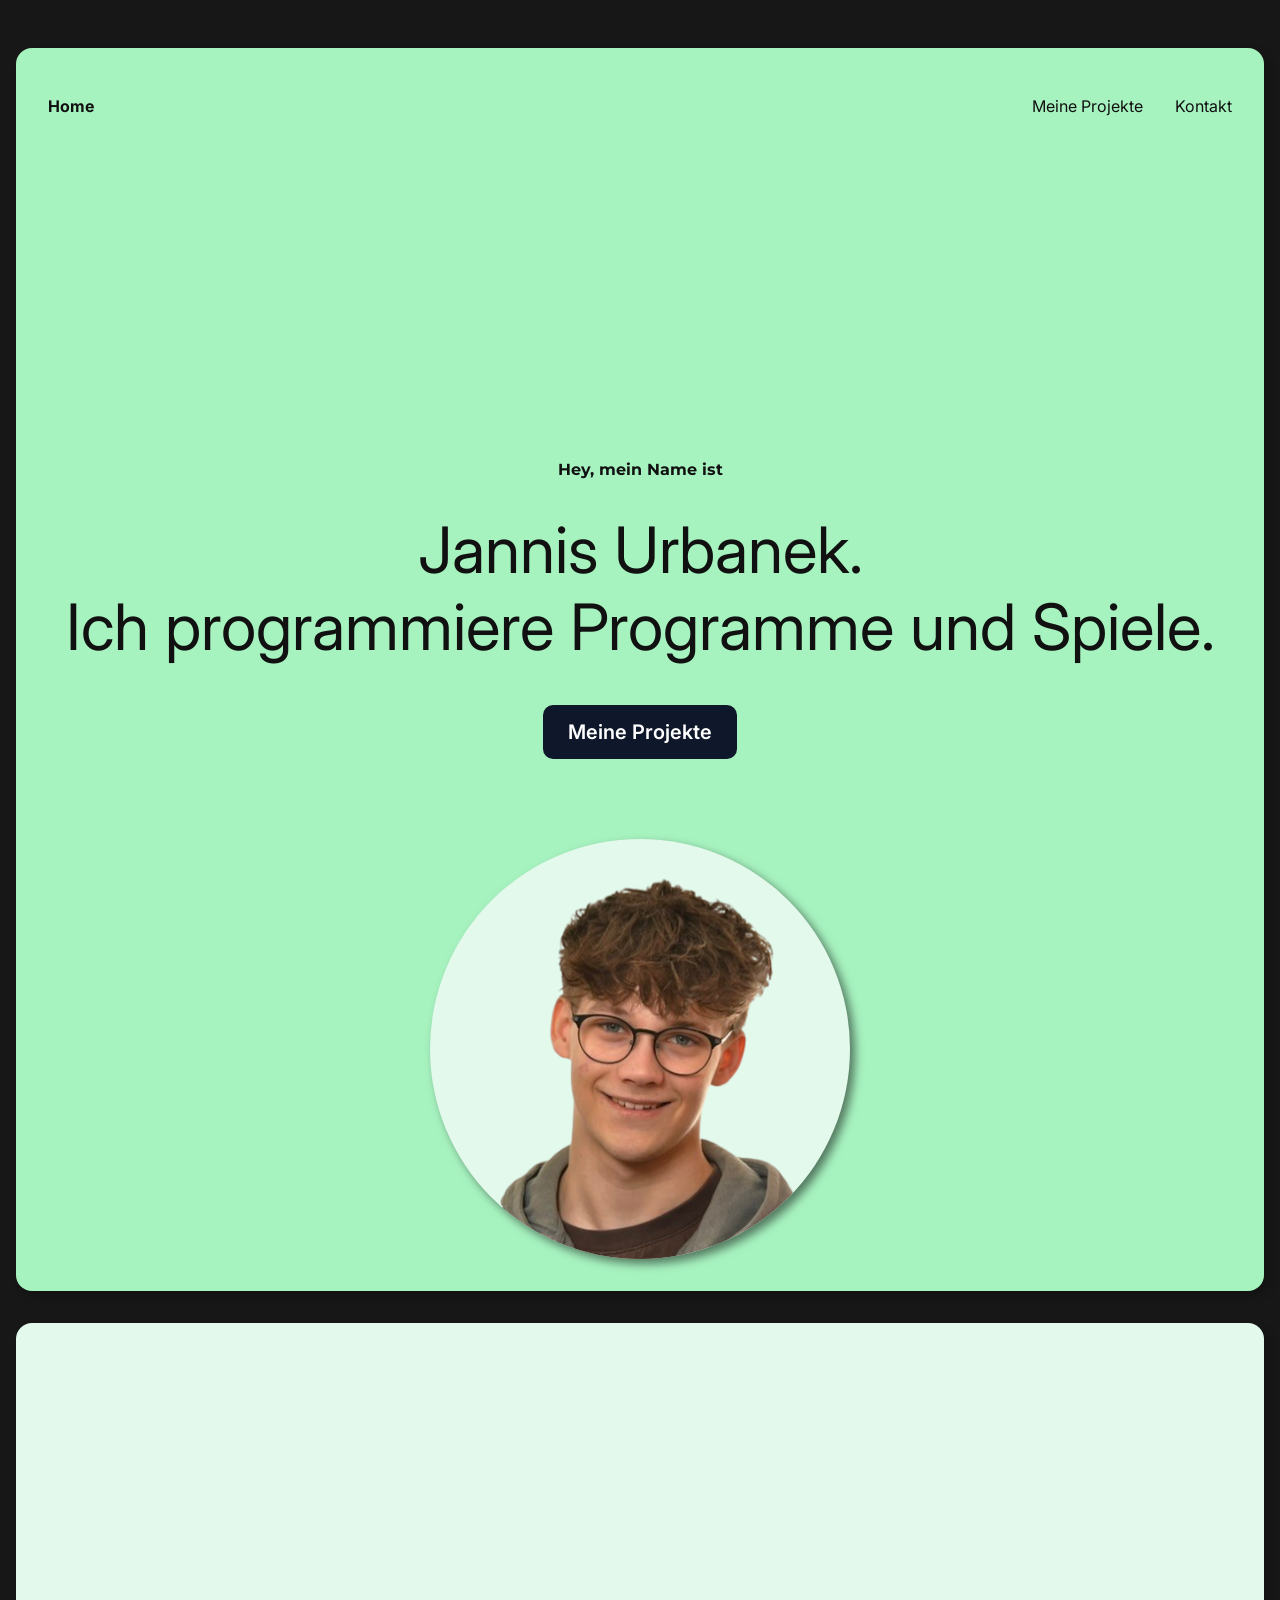
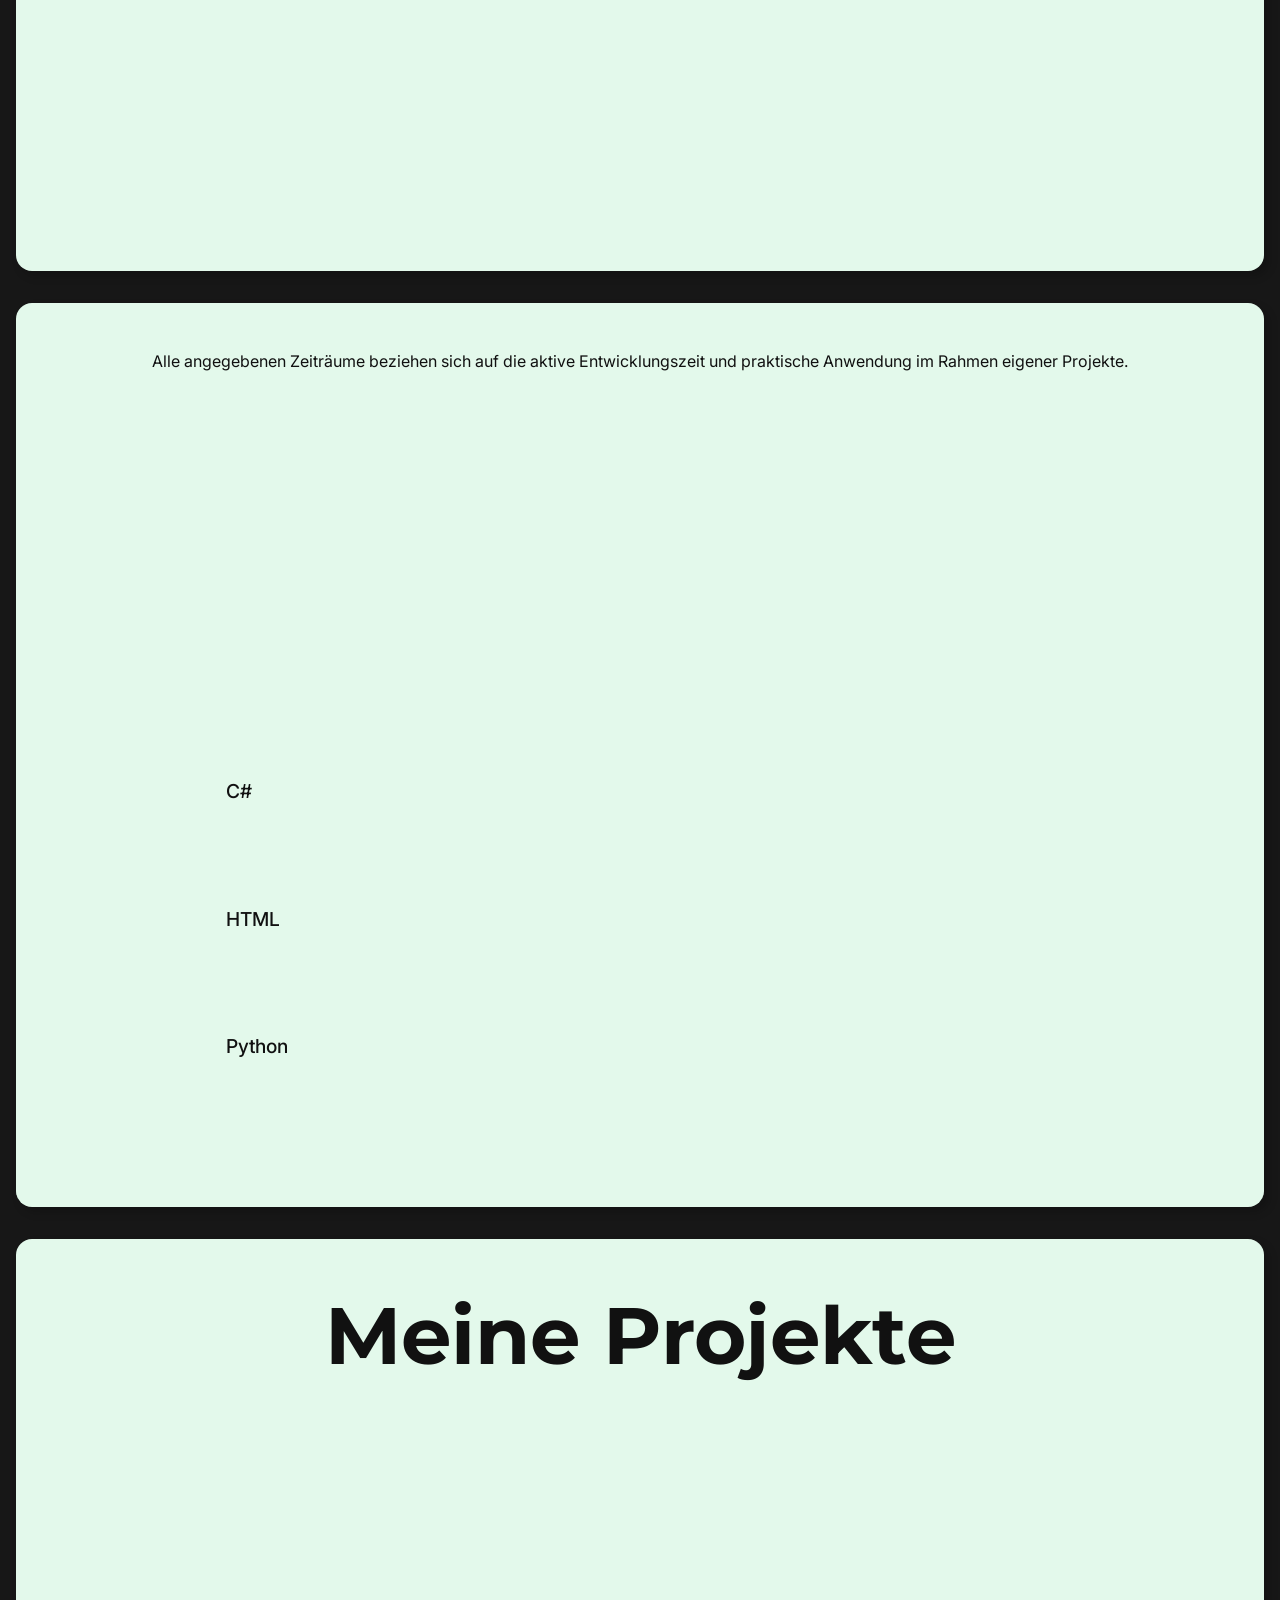
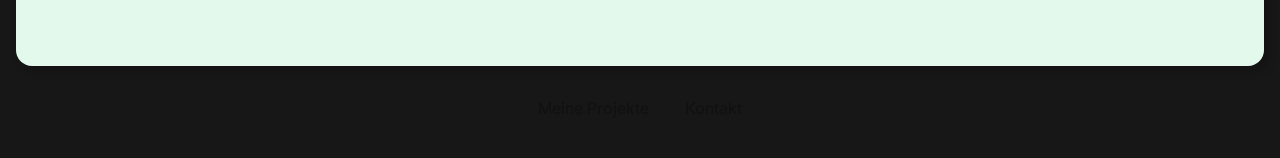
<file: index.html>
<!DOCTYPE html>
<html lang="de">
<head>
    <meta charset="UTF-8">
    <meta name="viewport" content="width=device-width, initial-scale=1.0">
    <title>Portfolio</title>
    <link rel="stylesheet" href="style.css">
    <script defer src="app.js"></script>
</head>
<body>
    <header>
        <nav>
            <ul>
                <li><a href="index.html">Home</a></li>
                <li><a href="#my-work">Meine Projekte</a></li>
                <li><a href="mailto:jannisurb@gmail.com">Kontakt</a></li>
            </ul>
        </nav>
        <div class="flex-container">            
            <div class ="text-container">
                <h1>Hey, mein Name ist</h1>
                <p class="name">Jannis Urbanek. <br> </p>
                <p class="whatIDo">Ich programmiere Programme und Spiele.</p>
                <a href="#my-work" class="cta-button">Meine Projekte</a>
            </div>

            <img height="420px" width="420px" src="images/Portrait-removebg-preview.png">
        </div>
    </header>

    <section>
        <div class="about-container">
            <h2 class="fadeFromLeft">Über<br>mich</h2>
            <div class="about-text">
                <p class="fadeFromRight">Ich bin 19 Jahre alt und komme aus Deutschland. 
                    Mit 15 Jahren habe ich begonnen, mir das Programmieren eigenständig beizubringen – zunächst mit HTML, anschließend mit Unity und C#, und später mit Python. 
                    Dabei lag meine Priorität nicht ausschließlich auf der kontinuierlichen Weiterentwicklung des Programmierens, 
                    sondern auch auf anderen persönlichen und schulischen Schwerpunkten. 
                    Besonders interessiert mich die Verbindung von Mathematik und Algorithmen, um daraus logische und effiziente Lösungen zu entwickeln. 
                    Mein Ziel ist es, ein Informatikstudium erfolgreich abzuschließen und mich fachlich sowie praktisch weiterzuentwickeln.</p>
            </div>
        </div>
    </section>

    <section>
        <div class="skills-container">
                <div class="skills-bar">
                    <div class="bar">
                        <div class="info">
                            <span>C#</span>
                        </div>
                        <div class="progress-line csharp" class="hidden">
                            <span>

                            </span>
                        </div>
                    </div>
                    <div class="bar">
                        <div class="info">
                            <span>HTML</span>
                        </div>
                        <div class="progress-line html">
                            <span>
                                
                            </span>
                        </div>
                    </div>
                    <div class="bar">
                        <div class="info">
                            <span>Python</span>
                        </div>
                        <div class="progress-line python">
                            <span>
                                
                            </span>
                        </div>
                    </div>
                </div>

            <h2 class="fadeFromRight">Meine <br> Fähigkeiten</h2>
            <p>Alle angegebenen Zeiträume beziehen sich auf die aktive Entwicklungszeit und praktische Anwendung im Rahmen eigener Projekte.</p>
        </div>
    </section>

    <section id="my-work">
        <div class="mywork-container">
            <h2>Meine Projekte</h2>

            <div class="projects-gridcontainer">
                    <a href="PassGen.html" class="cta-button fadeFromBottom">PassGen</a>
                    <a href="GrowTheRules.html" class="cta-button fadeFromBottom">Grow the Rules!</a>
                    <!--<a href="" class="cta-button fadeFromBottom">TestWebsite</a>-->
            </div>
        </div>
    </section>

    <footer>
        <a href="#my-work">Meine Projekte</a>
        <a href="mailto:jannisurb@gmail.com">Kontakt</a>
    </footer>
</body>
</html>
</file>
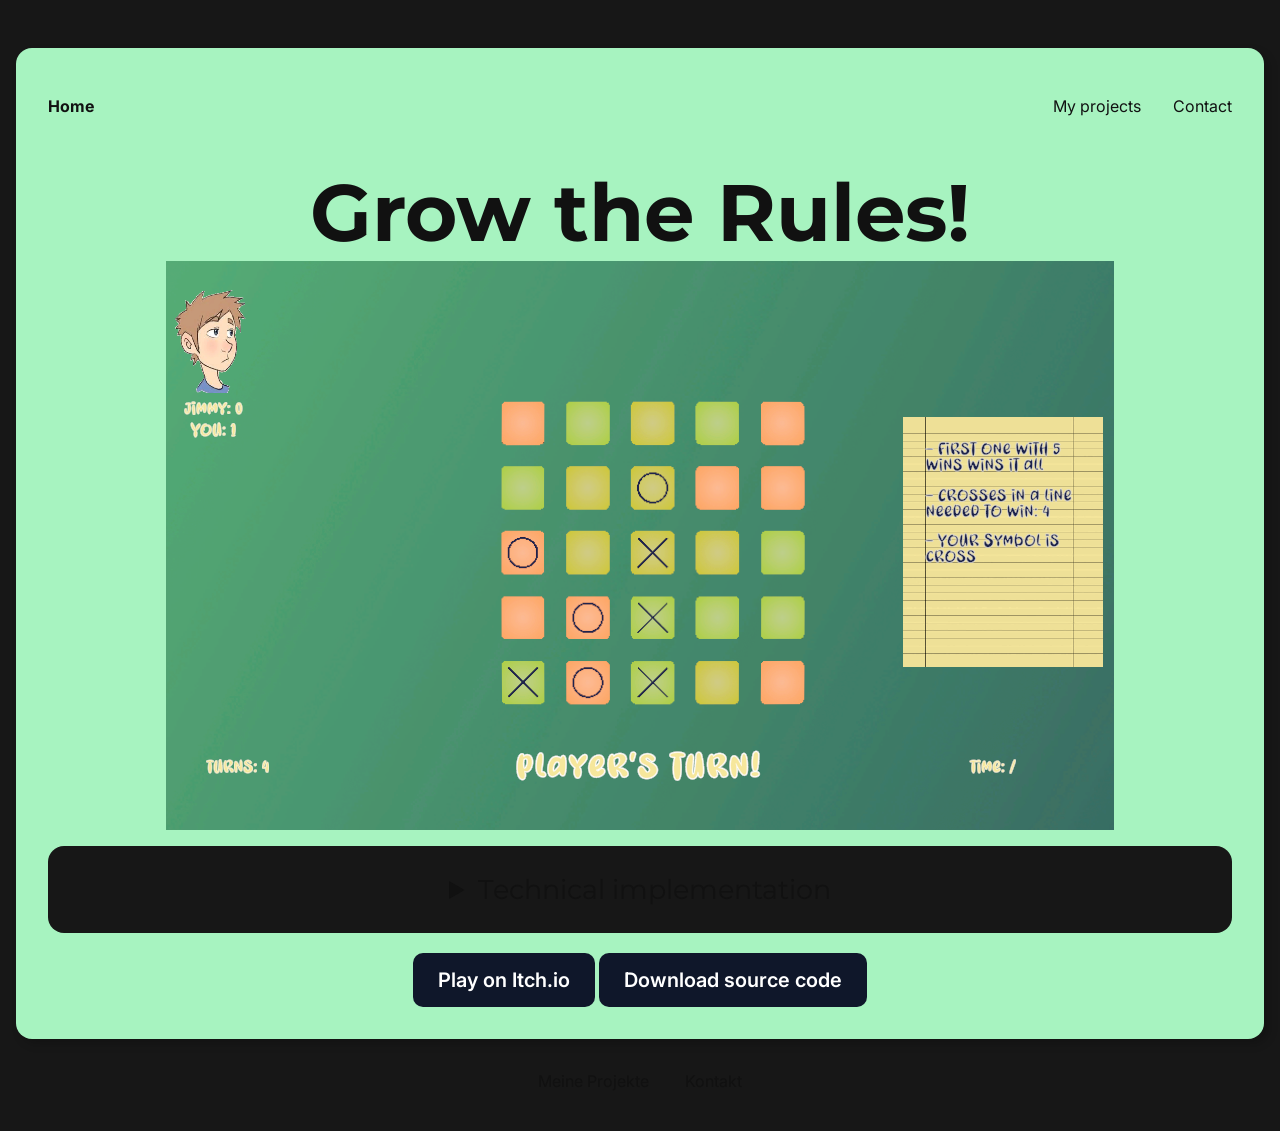
<file: GrowTheRules-en.html>
<!DOCTYPE html>
<html lang="de">
<head>
    <meta charset="UTF-8">
    <meta name="viewport" content="width=device-width, initial-scale=1.0">
    <title>Document</title>
    <link rel="stylesheet" href="style.css">
</head>
<body>
    <header>
        <nav>
            <ul>
                <li><a href="index-en.html">Home</a></li>
                <li><a href="index-en.html#my-work">My projects</a></li>
                <li><a href="mailto:jannisurb@gmail.com">Contact</a></li>
            </ul>
        </nav>

        <div class="project-window-container">
            <h1>Grow the Rules!</h1>

            <img src="images/GrowTheRulesPreviewTEst1.png">
        </div>
        <details>
            <summary>Technical implementation</summary>
            <p> <strong>Language:</strong> <br>
                - C#<br>
                <br>
                <strong>Used libaries:</strong> <br>
                - Unity Engine <br>
                - UI & TextMeshPro<br>
                - Audio<br>
                - Physics & Rendering (URP)<br>
                - Scene Management<br>
                - Input System<br>
                <br>
                <strong>Demonstrated abilities:</strong> <br>
                - Handling the Unity-Engine<br>
                - Simple rule based AI with victory/defeat analysis<br>
                - Condition assessment in discrete lattice models<br>
                <strong><br>Developed as part of a 48-hour game jam with focus on rapid prototyping and gamplay logic</strong>
            </p>
        </details>
        <a href="https://clckz.itch.io/grow-the-rules" class="cta-button">Play on Itch.io</a>
        <a href="https://github.com/jannisurb-jpg/Grow-The-Rules-.git" class="cta-button">Download source code</a>
    </header>

    <footer>
        <a href="#my-work">Meine Projekte</a>
        <a href="mailto:jannisurb@gmail.com">Kontakt</a>
    </footer>
</body>
</html>
</file>
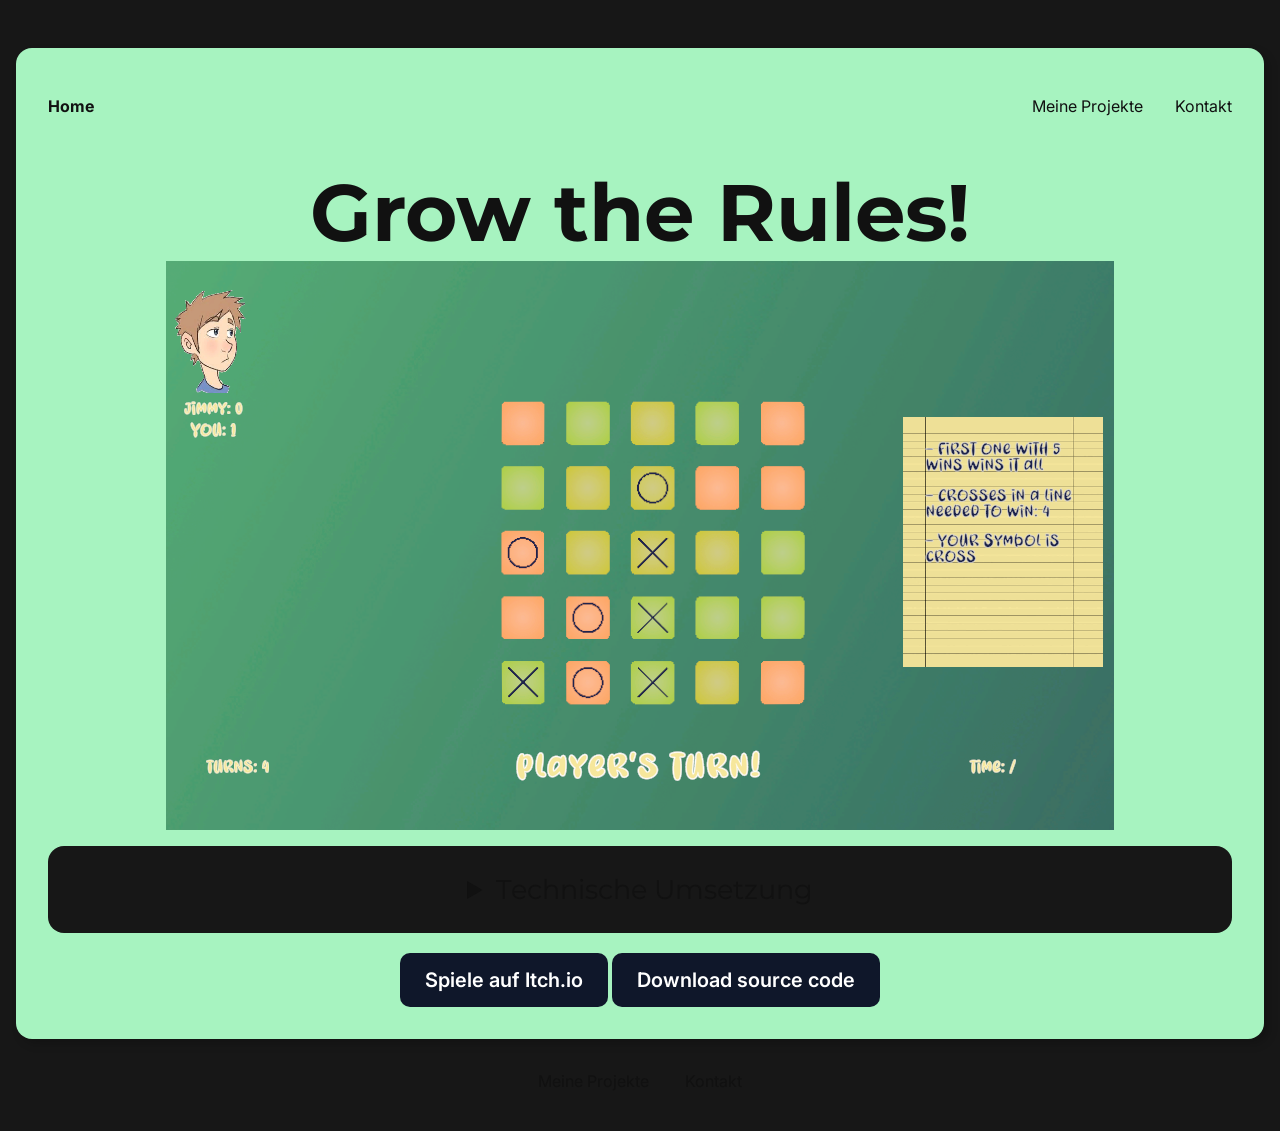
<file: GrowTheRules.html>
<!DOCTYPE html>
<html lang="de">
<head>
    <meta charset="UTF-8">
    <meta name="viewport" content="width=device-width, initial-scale=1.0">
    <title>Document</title>
    <link rel="stylesheet" href="style.css">
</head>
<body>
    <header>
        <nav>
            <ul>
                <li><a href="index.html">Home</a></li>
                <li><a href="index.html#my-work">Meine Projekte</a></li>
                <li><a href="mailto:jannisurb@gmail.com">Kontakt</a></li>
            </ul>
        </nav>

        <div class="project-window-container">
            <h1>Grow the Rules!</h1>

            <img src="images/GrowTheRulesPreviewTEst1.png">
        </div>
        <details>
            <summary>Technische Umsetzung</summary>
            <p> <strong>Sprache:</strong> <br>
                - C#<br>
                <br>
                <strong>Verwendete Module:</strong> <br>
                - Unity Engine <br>
                - UI & TextMeshPro<br>
                - Audio<br>
                - Physics & Rendering (URP)<br>
                - Scene Management<br>
                - Input System<br>
                <br>
                <strong>Demonstrierte Fähigkeiten:</strong> <br>
                - Umgang mit der Unity-Engine<br>
                - Simple regelbasierte KI mit Sieg-/Niederlage-Analyse<br>
                - Zustandsbewertung in diskreten Gittermodellen<br>
                <strong><br>Entwickelt im Rahmen eines 48-Stunden Game Jams mit Fokus auf schneller Prototypentwicklung und Gameplay-Logik</strong>
            </p>
        </details>
        <a href="https://clckz.itch.io/grow-the-rules" class="cta-button">Spiele auf Itch.io</a>
        <a href="https://github.com/jannisurb-jpg/Grow-The-Rules-.git" class="cta-button">Download source code</a>
    </header>

    <footer>
        <a href="#my-work">Meine Projekte</a>
        <a href="mailto:jannisurb@gmail.com">Kontakt</a>
    </footer>
</body>
</html>
</file>
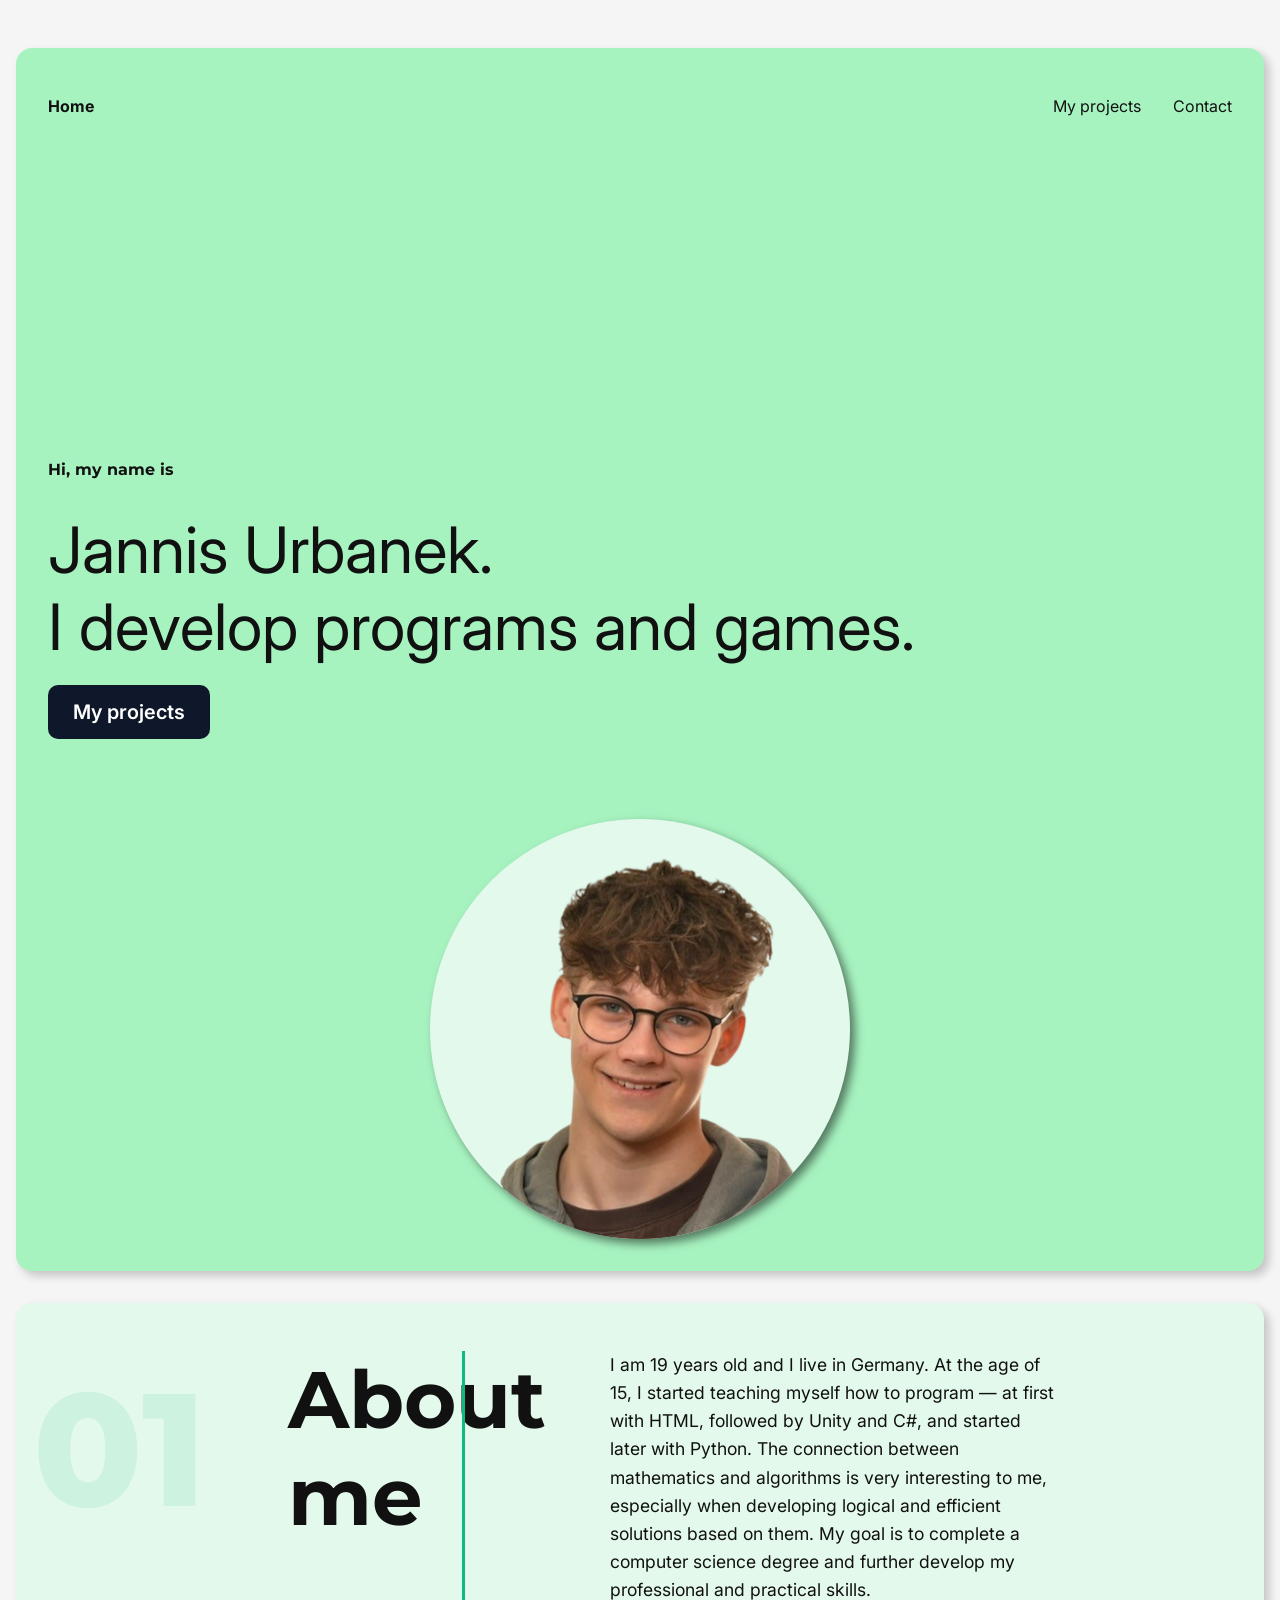
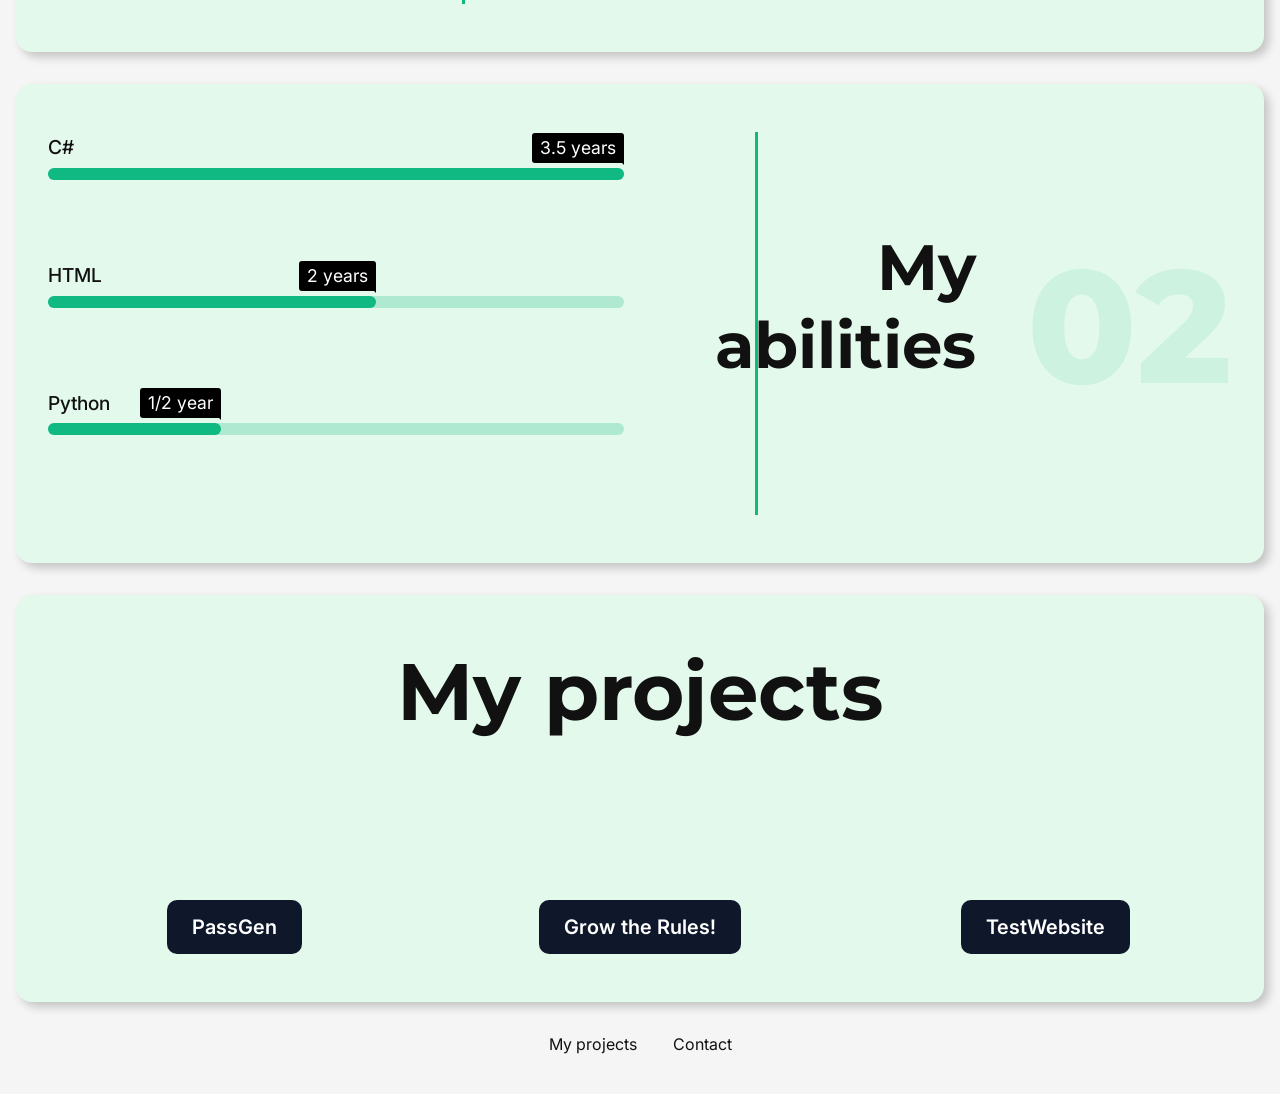
<file: index-en.html>
<!DOCTYPE html>
<html lang="en">
<head>
    <meta charset="UTF-8">
    <meta name="viewport" content="width=device-width, initial-scale=1.0">
    <title>Portfolio</title>
    <link rel="stylesheet" href="style-en.css">
</head>
<body>
    <header>
        <nav>
            <ul>
                <li><a href="index.html">Home</a></li>
                <li><a href="#my-work">My projects</a></li>
                <li><a href="mailto:jannisurb@gmail.com">Contact</a></li>
            </ul>
        </nav>
        <div class="flex-container">            
            <div class ="text-container">
                <h1>Hi, my name is</h1>
                <p class="name">Jannis Urbanek. <br> </p>
                <p class="whatIDo">I develop programs and games.</p>
                <a href="#my-work" class="cta-button">My projects</a>
            </div>

            <img height="420px" width="420px" src="images/Portrait-removebg-preview.png">
        </div>
    </header>

    <section>
        <div class="about-container">
            <h2>About<br>me</h2>
            <div class="about-text">
                <p>I am 19 years old and I live in Germany.
                    At the age of 15, I started teaching myself how to program — at first with HTML, followed by Unity and C#, and started later with Python.
                    The connection between mathematics and algorithms is very interesting to me, especially when developing logical and efficient solutions based on them.
                    My goal is to complete a computer science degree and further develop my professional and practical skills.</p>
            </div>
        </div>
    </section>

    <section>
        <div class="skills-container">
                <div class="skills-bar">
                    <div class="bar">
                        <div class="info">
                            <span>C#</span>
                        </div>
                        <div class="progress-line csharp">
                            <span>

                            </span>
                        </div>
                    </div>
                    <div class="bar">
                        <div class="info">
                            <span>HTML</span>
                        </div>
                        <div class="progress-line html">
                            <span>
                                
                            </span>
                        </div>
                    </div>
                    <div class="bar">
                        <div class="info">
                            <span>Python</span>
                        </div>
                        <div class="progress-line python">
                            <span>
                                
                            </span>
                        </div>
                    </div>
                </div>

            <h2>My <br>abilities</h2>
        </div>
    </section>

    <section id="my-work">
        <div class="mywork-container">
            <h2>My projects</h2>

            <div class="projects-gridcontainer">
                    <a href="PassGen.html" class="cta-button">PassGen</a>
                    <a href="GrowTheRules-en.html" class="cta-button">Grow the Rules!</a>
                    <a href="" class="cta-button">TestWebsite</a>
            </div>
        </div>
    </section>

    <!--<section id="my-work" class="reveal">
        <h2>PassGen</h2>
        <div class="grid-container">
            <video id="passgenVideo" controls autoplay muted>
            <source src="videos/PassGenPreviewTest1.mp4" type="video/mp4">
            Dein Browser unterstützt das Video-Format nicht
        </video>
        </div>
        <details>
            <summary>Technische Umsetzung</summary>
            <p> <strong>Sprache:</strong> <br>
                - Python <br>
                <br>
                <strong>Verwendete Module:</strong> <br>
                - TkInter <br>
                - string <br>
                - pyperclip <br>
                - random <br>
                - math <br>
                - hashlib <br>
                - AESGCM <br>
                - sqlite3 <br>
                <br>
                <strong>Demonstrierte Fähigkeiten:</strong> <br>
                - Umgang mit Datenbanken in sqlite3 <br>
                - Visualisierung mit TkInter <br>
                - Masterpasswort zum Verschlüsseln <br>
                - XOR Verschlüsselung <br>
            </p>
        </details>
        <a href="" class="cta-button">Download source code</a>
    </section>

    <section class="reveal">
        <h2>Grow the Rules!</h2>
        <div class="grid-container">
            <img src="images/GrowTheRulesPreviewTEst1.png">
        </div>
        <details>
            <summary>Technische Umsetzung</summary>
            <p> <strong>Sprache:</strong> <br>
                - Python <br>
                <br>
                <strong>Verwendete Module:</strong> <br>
                - TkInter <br>
                - string <br>
                - pyperclip <br>
                - random <br>
                - math <br>
                - hashlib <br>
                - AESGCM <br>
                - sqlite3 <br>
                <br>
                <strong>Demonstrierte Fähigkeiten:</strong> <br>
                - Umgang mit Datenbanken in sqlite3 <br>
                - Visualisierung mit TkInter <br>
                - Masterpasswort zum Verschlüsseln <br>
                - XOR Verschlüsselung <br>
            </p>
        </details>
        <a href="https://github.com/jannisurb-jpg/Grow-The-Rules-.git" class="cta-button">Download source code</a>
    </section>-->

    <footer>
        <a href="#my-work">My projects</a>
        <a href="mailto:jannisurb@gmail.com">Contact</a>
    </footer>
</body>
</html>
</file>
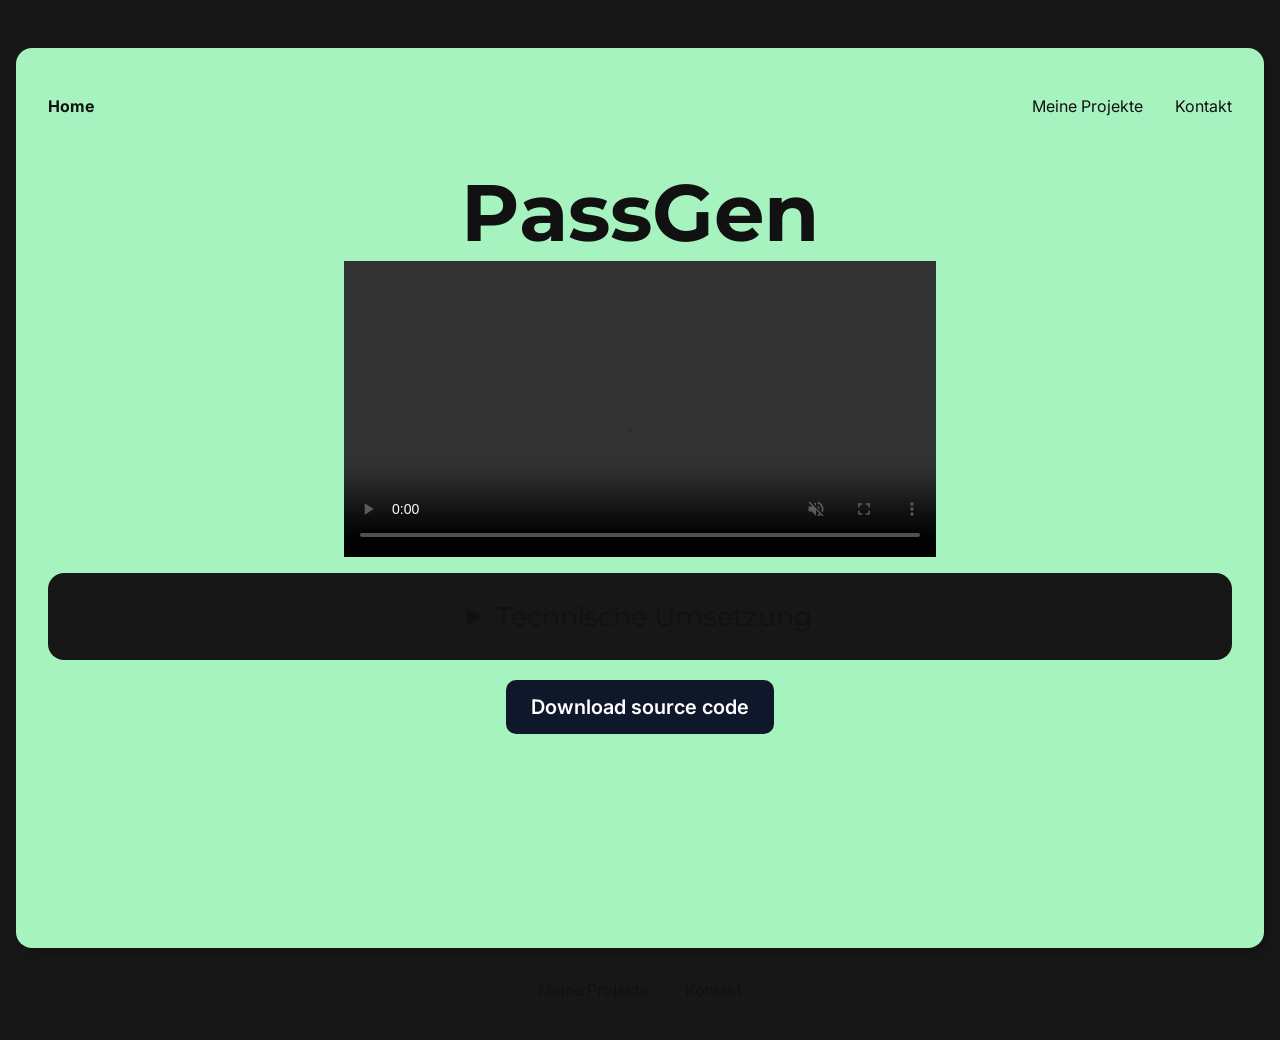
<file: PassGen.html>
<!DOCTYPE html>
<html lang="de">
<head>
    <meta charset="UTF-8">
    <meta name="viewport" content="width=device-width, initial-scale=1.0">
    <title>Document</title>
    <link rel="stylesheet" href="style.css">
</head>
<body>
    <header>
        <nav>
            <ul>
                <li><a href="index.html">Home</a></li>
                <li><a href="index.html#my-work">Meine Projekte</a></li>
                <li><a href="mailto:jannisurb@gmail.com">Kontakt</a></li>
            </ul>
        </nav>

        <div class="project-window-container">
            <h1>PassGen</h1>

            <video id="passgenVideo" controls autoplay muted>
            <source src="videos/PassGenPreviewTest1.mp4" type="video/mp4">
            Dein Browser unterstützt das Video-Format nicht
        </div>
        <details>
            <summary>Technische Umsetzung</summary>
            <p> <strong>Sprache:</strong> <br>
                - Python <br>
                <br>
                <strong>Verwendete Module:</strong> <br>
                - TkInter <br>
                - string <br>
                - pyperclip <br>
                - random <br>
                - math <br>
                - hashlib <br>
                - AESGCM <br>
                - sqlite3 <br>
                <br>
                <strong>Demonstrierte Fähigkeiten:</strong> <br>
                - Umgang mit Datenbanken in sqlite3 <br>
                - Visualisierung mit TkInter <br>
                - Masterpasswort zum Verschlüsseln <br>
                - Eigenimplementierte XOR-basierte Verschlüsselung mit SHA-256 Key-Derivation und Nonce <br>
                - Dynamische Passwortgenerierung mit anpassbaren Zeichenoptionen <br>
                - Script Architektur --> Trennung zwischen Logiken <br> <br>
                <strong>Das Projekt ist aktuell noch ein Prototyp und wird kontinuierlich weiterentwickelt. <br>
                        Die implementierte Verschlüsselung dient als Lern- und Prototypansatz zur Demonstration von Key-Derivation und Datenverarbeitung, sie ist keine Sicherheitslösung. <br></strong>
            </p>
        </details>
        <a href="https://github.com/jannisurb-jpg/passgen/tree/main" class="cta-button">Download source code</a>
    </header>

    <footer>
        <a href="#my-work">Meine Projekte</a>
        <a href="mailto:jannisurb@gmail.com">Kontakt</a>
    </footer>
</body>
</html>
</file>
<file: style.css>
@import url('https://fonts.googleapis.com/css2?family=Inter:ital,opsz,wght@0,14..32,100..900;1,14..32,100..900&display=swap');
@import url('https://fonts.googleapis.com/css2?family=Montserrat:ital,wght@0,100..900;1,100..900&display=swap');

:root {
    --base-color: #171717;        /* cleaner white, softer than pure white */
    --text-color: #111111;        /* strong readable contrast */

    --primary-color: #0F172A;     /* main buttons, project links — highest importance */
    --secondary-color: #334155;   /* secondary buttons / supporting actions */

    --color-1: #A7F3C0;            /* tiny modern green accent */
    --color-2: #E3F9EB;            /* soft green background / hover */
    --color-3: #10B981;
    --color-4: #10b9813d;        
}

* {
    margin: 0;
    padding: 0;
    box-sizing: border-box;
    font-family: Inter, 'Segoe UI', Tahoma, Geneva, Verdana, sans-serif;
}

html {
    font-family: Inter, 'Segoe UI', Tahoma, Geneva, Verdana, sans-serif;
    color: var(--text-color)
}

body {
    padding: 1em;
    background-color: var(--base-color);
    justify-content: center;
    min-height: 100vh;
}

h1, h2, h3 {
    font-family: Montserrat, 'Segoe UI', Tahoma, Geneva, Verdana, sans-serif;
}

nav {
    margin: 1em auto 3em auto;
    width: min(1920px, 100%);
}

nav ul{
    display: flex;
    align-items: center;
    list-style-type: none;
    gap: 2em;
}

nav li:first-child {
    margin-right: auto;
    font-family: Montserrat, Inter;
    font-weight: bold;
}

nav a {
    text-decoration: none;
    color: var(--text-color);
}

nav a:hover {
    text-decoration: underline;
}

header, section {
    margin: 2em auto;
    width: min(1000em, 100%);
    background-color: var(--color-1);
    padding: min(2em, 15%);
    border-radius: 1em;
    box-shadow: 5px 5px 10px rgba(0,0,0,0.2);
}

header {
        min-height: 100vh;
}

.flex-container {
    display: flex;
    justify-content: space-around;
    align-items: flex-end;
    flex-wrap: wrap;
    gap: 5rem;
    margin: 0 auto;
}

.about-container {
    display: flex;
    justify-content: space-between;
    align-items: flex-start;
    gap: 4rem;
    position: relative;
}

.about-container h2 {
    position: relative;
    margin-left: 3em;
    font-size: 5rem;
}

.about-text {
    margin-right: 10em;
    flex: 0 1 34em;
    font-size: 1.1rem;
    line-height: 1.6;
    font-family: Inter, 'Segoe UI', Tahoma, Geneva, Verdana, sans-serif;
    opacity: 1;
}

.fadeFromLeft {
    opacity: 0;
    filter: blur(5px);
    transform: translateX(-100px);
    transition: all 1s;
}

.fadeInFromLeft {
    opacity: 1;
    filter: blur(0);
    transform: translateX(0);
}


.fadeFromRight {
    opacity: 0;
    filter: blur(5px);
    transform: translateX(100px);
    transition: all 1s;
}

.fadeInFromRight {
    opacity: 1;
    filter: blur(0);
    transform: translateX(0);
}

.fadeFromBottom {
    opacity: 0;
    filter: blur(5px);
    transform: translateY(100px);
    transition: all 1s;
}

.fadeInFromBottom {
    opacity: 1;
    filter: blur(0);
    transform: translateY(0);
}

.fadeFromBottom:nth-child(2) {
    transition-delay: 200ms;
}
.fadeFromBottom:nth-child(3) {
    transition-delay: 400ms;
}

.about-container::before {
    content: "";
    position: absolute;
    left: 35%; /* adjust this depending on layout */
    top: 0;
    width: 3px;
    height: 100%;
    background-color: var(--color-3);
}

.about-container h2::before {
    content: "01";
    position: absolute;
    left: -200px;        /* weiter rausziehen */
    top: 50%;           /* vertikal zentrieren */
    transform: translateY(-50%);
    font-size: 10rem;
    font-weight: 800;
    color: var(--color-4);
    opacity: 1;
    z-index: -1;
}

.mywork-container h2 {
    font-size: 5rem; /* Groß wie gewünscht */
    flex: 1;
    text-align: center;
}

.projects-gridcontainer {
    margin-top: 10em;
    display: grid;
    grid-template-columns: repeat(auto-fit, minmax(250px, 1fr));
    gap: 2rem;

    justify-items: center; /* 🔥 Fix for centering columns */
}

.projects-gridcontainer a {
    text-decoration: none;
}

.projects-gridcontainer a:hover {
    text-decoration: underline;
}

.name {
    font-size: 4rem;
    margin-top: .5em;
}

.whatIDo {
    margin-top: 0;
    font-size: 4rem;
    align-items: left;
    margin-bottom: 20px;
}

.flex-container img {
    max-width: 100%;
    border-radius: 1em;
    object-fit: contain;
    vertical-align: middle;
    object-position: center 15%;
    box-shadow: 5px 5px 10px rgba(0,0,0,.5);
    right: 5%;
    bottom: 0;
    width: 420px;
    aspect-ratio: 1 / 1;
    border-radius: 50%;
    background: var(--color-2);
    overflow: hidden;
}

.text-container {
    flex: 0 1 80em;
    margin: 0 auto;
}

h1 {
    font-size: 1rem;
    margin-top: 25%;
}

.cta-button {
    display: inline-block;
    text-decoration: none;
    color: white;
    background-color: var(--primary-color);
    padding: .75em 1.25em;
    border-radius: .5em;
    font-weight: 600;
    font-size: 1.25rem;
    margin-top: 1em;
}

.cta-button:hover {
    text-decoration: underline;
    cursor: pointer;
}

section {
    margin-top: 0;
    padding: 3em min(2em, 15%);
    background-color: var(--color-2);
}

h2 {
    font-size: 3rem;
    margin-bottom: 25px;
}

.skills-container {
    display: flex;
    justify-content: space-between;
    align-items: flex-start;
    gap: 4rem;
    flex-wrap: wrap;
    position: relative;
}

.skills-container h2 {
    font-size: 4rem; /* Groß wie gewünscht */
    flex: 1;
    text-align: right;
    margin-top: 1.5em;
    margin-right: 4em;
}

.skills-bar {
    flex: 2;
    font-size: 1.1rem;
    line-height: 1.6;
}

.skills-container::before {
    content: "";
    position: absolute;
    right: 40%; /* adjust this depending on layout */
    top: 0;
    width: 3px;
    height: 100%;
    background-color: var(--color-3);
}

.skills-container h2::before {
    content: "02";
    position: absolute;
    right: -240px;
    font-size: 10rem;
    font-weight: 800;
    color: var(--color-4);
    opacity: 1;
}

.skills-bar .bar {
    margin: 5rem 0;
    width: 100%;
}

.skills-bar .bar:first-child {
    margin-top: 0px;
}

.skills-bar .bar .info {
    margin-bottom: 5px;
}

.skills-bar .bar .info span {
    font-size: 1.2rem;
    font-weight: 500;
}

.progress-line {
    height: 12px;
    width: 100%;
    background: var(--color-4);
    border-radius: 10px;
    transform: scaleX(0);
    transform-origin: left;
    transition: transform 1s cubic-bezier(1,0,0.5,1);
    box-shadow: 0px 1px 1px rgba(0,0,0,0.05),
                0px 1px rgba(255,255,255,0.8);
}
 
.progress-line.show {
    transform: scaleX(1);
}

@media(prefers-reduced-motion) {
    .progress-line.show {
    transform: none;
    }   
}

.progress-line span {
    height: 100%;
    width: 80%;
    background: var(--color-3);
    position: absolute;
    border-radius: 10px;
    transform: scaleX(1);
    animation: animate 1s  1s cubic-bezier(1,0,0.5,1) forwards;
    transform-origin: left;
}

.progress-line.csharp span {
    width: 100%;
    background-color: blue;
}

.progress-line.python span {
    width: 25%;
    background-color: purple;
}

.bar .progress-line span::after {
    white-space: nowrap;
}

.progress-line.html span {
    width: 50%;
    background-color: yellow;
}

.bar .progress-line span::before {
    position: absolute;
    content: "";
    height: 0;
    width: 0;
    border: 7px solid transparent;
    border-bottom-width: 0;
    border-right-width: 0;
    border-top-color: #000;
    right: 0;
    top: -10px;
}

.bar .progress-line span::after {
    position: absolute;
    right: 0;
    top: -35px;
    color: white;
    background: #000;
    padding: 1px 8px;
    border-radius: 3px;
}

.progress-line.csharp span::after {
    content: "2 Jahre";
}

.progress-line.python span::after {
    content: "1/2 Jahr";
}

.progress-line.html span::after {
    content: "1 Jahr";
}

h3 {
    font-size: 2rem;
    margin-bottom: 25px;
}

.grid-container {
    margin-top: 3em;
    margin-bottom: 3em;
    width: 100%;
}

video {
    width: 100%;
    height: auto;
    display: block;
}

.grid-container video:hover {
    scale: 1.02;
}

details {
    margin-top: 1em;
    background-color: var(--base-color);
    border-radius: 1em;
}

details summary {
    padding: 1em;
    font-size: 1.7rem;
    font-family: Montserrat, Inter, 'Segoe UI', Tahoma, Geneva, Verdana, sans-serif;
}

details p {
    padding: 0 2em 2em 2em;
}

.reveal a {
    margin-top: 2em;
}

footer {
    padding-bottom: 1.5em;
    text-align: center;
}

footer a {
    margin: 0 1em;
    text-decoration: none;
    color: var(--text-color);
}

footer a:hover {
    text-decoration: underline;
}

/*PassGen page*/
.project-window-container h1 {
    font-size: 5rem;
    margin-top: 0;
    text-align: center;
}

.project-window-container video{
    width: 50%;
    height: 50%;
    margin: auto;
}

.project-window-container img{
    margin: auto;
    display: block;
}

@media(max-width: 1875px) {
    header {
        text-align: center;
    }

    header .text-container {
        padding-top: 0;
    }

    header img {
        margin-bottom: 0;
    }
}

@media(max-width: 1755px) { 
    .skills-container::before {
    content: "";
    position: absolute;
    right: 40%; /* adjust this depending on layout */
    top: 0;
    width: 3px;
    height: 0%;
    background-color: var(--color-2);
    }

    .about-container::before {
    content: "";
    position: absolute;
    right: 40%; /* adjust this depending on layout */
    top: 0;
    width: 3px;
    height: 0%;
    background-color: var(--color-2);
    }
}

@media(max-width:1363px) {
    .about-container {
        flex-direction: column;
        align-items: center;
    }

    .about-container h2 {
        margin-left: 0;
    }
    .about-container p {
        text-align: center;
        margin-right: 0;
    }

    .about-text {
        margin-right: 0;      /* 👈 wichtig */
        text-align: center;   /* 👈 damit der Text mittig wird */
        flex: none;
        max-width: 80%;            /* optional, aber sauber */
    }

    .about-container::before {
        display: none;
    }

    .skills-container {
        display: flex;
        flex-direction: column-reverse;
                align-items: center;
    }

    .skills-container h2 {
        margin-left: 0;
    }

    .skills-container::before {
        display: none;
    }

    .skills-bar {
        width: 70%;
    }

    .skills-container h2::before {
    content: "02";
    position: absolute;
    right: -240px;
    font-size: 10rem;
    font-weight: 800;
    color: var(--color-4);
    opacity: 1;
}
}

@media(max-width: 690px) {
    nav li {
        display: none;

    }
    nav li:first-child,
    nav li:last-child {
            display: block;
    }

    header {
        margin-top: 0;
    }

    .cta-button {
        margin-top: .5em;
        width: 100%;
    }

    h2 {
        font-size: 1rem;
    }

    .name {
    font-size: 3rem;
    margin-top: .5em;
    }

    .whatIDo {
    margin-top: 0;
    font-size: 3rem;
    align-items: left;
    }

    .skills-container {
        flex-direction: column;
        align-items: flex-start; /* 🔥 WICHTIG */
    }

    .skills-container h2 {
        text-align: center;
        width: 100%;
        font-size: 3rem;
    }

    .skills-bar {
        width: 100%;
    }

    .skills-container h2::before {
        display: block;     /* 🔥 Wichtig */
        position: absolute;
        left: 50%;
        transform: translateX(-50%);
        top: -80px;         /* Abstand nach Bedarf anpassen */
        font-size: 6rem;
    }

    .bar .progress-line.python span::after {
        top: -60px;
    }

    .mywork-container h2 {
        font-size: 3rem;
    }
}
</file>
<file: style-en.css>
@import url('https://fonts.googleapis.com/css2?family=Inter:ital,opsz,wght@0,14..32,100..900;1,14..32,100..900&display=swap');
@import url('https://fonts.googleapis.com/css2?family=Montserrat:ital,wght@0,100..900;1,100..900&display=swap');

:root {
    --base-color: #F5F5F5;        /* cleaner white, softer than pure white */
    --text-color: #111111;        /* strong readable contrast */

    --primary-color: #0F172A;     /* main buttons, project links — highest importance */
    --secondary-color: #334155;   /* secondary buttons / supporting actions */

    --color-1: #A7F3C0;            /* tiny modern green accent */
    --color-2: #E3F9EB;            /* soft green background / hover */
    --color-3: #10B981;
    --color-4: #10b9813d;        
}

* {
    margin: 0;
    padding: 0;
    box-sizing: border-box;
    font-family: Inter, 'Segoe UI', Tahoma, Geneva, Verdana, sans-serif;
}

html {
    font-family: Inter, 'Segoe UI', Tahoma, Geneva, Verdana, sans-serif;
    color: var(--text-color)
}

body {
    padding: 1em;
    background-color: var(--base-color);
    justify-content: center;
    min-height: 100vh;
}

h1, h2, h3 {
    font-family: Montserrat, 'Segoe UI', Tahoma, Geneva, Verdana, sans-serif;
}

nav {
    margin: 1em auto 3em auto;
    width: min(1920px, 100%);
}

nav ul{
    display: flex;
    align-items: center;
    list-style-type: none;
    gap: 2em;
}

nav li:first-child {
    margin-right: auto;
    font-family: Montserrat, Inter;
    font-weight: bold;
}

nav a {
    text-decoration: none;
    color: var(--text-color);
}

nav a:hover {
    text-decoration: underline;
}

header, section {
    margin: 2em auto;
    width: min(1000em, 100%);
    background-color: var(--color-1);
    padding: min(2em, 15%);
    border-radius: 1em;
    box-shadow: 5px 5px 10px rgba(0,0,0,0.2);
}

header {
        min-height: 100vh;
}

.flex-container {
    display: flex;
    justify-content: space-around;
    align-items: flex-end;
    flex-wrap: wrap;
    gap: 5rem;
    margin: 0 auto;
}

.about-container {
    display: flex;
    justify-content: space-between;
    align-items: flex-start;
    gap: 4rem;
    position: relative;
}

.about-container h2 {
    margin-left: 3em;
    font-size: 5rem; /* Groß wie gewünscht */
    flex: 1;
}

.about-text {
    margin-right: 10em;
    flex: 0 1 34em;
    font-size: 1.1rem;
    line-height: 1.6;
    font-family: Inter, 'Segoe UI', Tahoma, Geneva, Verdana, sans-serif;
}

.about-container::before {
    content: "";
    position: absolute;
    left: 35%; /* adjust this depending on layout */
    top: 0;
    width: 3px;
    height: 100%;
    background-color: var(--color-3);
}

.about-container h2::before {
    content: "01";
    position: absolute;
    left: -15px;
    font-size: 10rem;
    font-weight: 800;
    color: var(--color-4);
    opacity: 0.4;
}

.mywork-container h2 {
    font-size: 5rem; /* Groß wie gewünscht */
    flex: 1;
    text-align: center;
}

.projects-gridcontainer {
    margin-top: 10em;
    display: grid;
    grid-template-columns: repeat(auto-fit, minmax(250px, 1fr));
    gap: 2rem;

    justify-items: center; /* 🔥 Fix for centering columns */
}

.projects-gridcontainer a {
    text-decoration: none;
}

.projects-gridcontainer a:hover {
    text-decoration: underline;
}

.name {
    font-size: 4rem;
    margin-top: .5em;
}

.whatIDo {
    margin-top: 0;
    font-size: 4rem;
    align-items: left;
    margin-bottom: 20px;
}

header img {
    max-width: 100%;
    border-radius: 1em;
    object-fit: contain;
    vertical-align: middle;
    object-position: center 15%;
    box-shadow: 5px 5px 10px rgba(0,0,0,.5);
    right: 5%;
    bottom: 0;
    width: 420px;
    aspect-ratio: 1 / 1;
    border-radius: 50%;
    background: var(--color-2);
    overflow: hidden;
}

.text-container {
    flex: 0 1 80em;
    margin: 0 auto;
}

h1 {
    font-size: 1rem;
    margin-top: 25%;
}

.cta-button {
    display: inline-block;
    text-decoration: none;
    color: white;
    background-color: var(--primary-color);
    padding: .75em 1.25em;
    border-radius: .5em;
    font-weight: 600;
    font-size: 1.25rem;
}

.cta-button:hover {
    text-decoration: underline;
    cursor: pointer;
}

section {
    margin-top: 0;
    padding: 3em min(2em, 15%);
    background-color: var(--color-2);
}

h2 {
    font-size: 3rem;
    margin-bottom: 25px;
}

.skills-container {
    display: flex;
    justify-content: space-between;
    align-items: flex-start;
    gap: 4rem;
    flex-wrap: wrap;
    position: relative;
}

.skills-container h2 {
    font-size: 4rem; /* Groß wie gewünscht */
    flex: 1;
    text-align: right;
    margin-top: 1.5em;
    margin-right: 4em;
}

.skills-bar {
    flex: 2;
    font-size: 1.1rem;
    line-height: 1.6;
}

.skills-container::before {
    content: "";
    position: absolute;
    right: 40%; /* adjust this depending on layout */
    top: 0;
    width: 3px;
    height: 100%;
    background-color: var(--color-3);
}

.skills-container h2::before {
    content: "02";
    position: absolute;
    right: 0px;
    font-size: 10rem;
    font-weight: 800;
    color: var(--color-4);
    opacity: 0.4;
}

.skills-bar .bar {
    margin: 5rem 0;
    width: 100%;
}

.skills-bar .bar:first-child {
    margin-top: 0px;
}

.skills-bar .bar .info {
    margin-bottom: 5px;
}

.skills-bar .bar .info span {
    font-size: 1.2rem;
    font-weight: 500;
}

.progress-line {
    height: 12px;
    width: 100%;
    background: var(--color-4);
    border-radius: 10px;
    position: relative;
    transform: scaleX(0);
    animation: animate 1s cubic-bezier(1,0,0.5,1) forwards;
    transform-origin: left;
    box-shadow: 0px 1px 1px rgba(0,0,0,0.05),
     0px 1px rgba(255, 255, 255, 255, 0.8);
}

@keyframes animate {
    100% {
        transform: scaleX(1);
    }
}

.progress-line span {
    height: 100%;
    width: 80%;
    background: var(--color-3);
    position: absolute;
    border-radius: 10px;
    transform: scaleX(0);
    animation: animate 1s  1s cubic-bezier(1,0,0.5,1) forwards;
    transform-origin: left;
}

.progress-line.csharp span {
    width: 100%;
}

.progress-line.python span {
    width: 30%;
}

.progress-line.html span {
    width: 57%;
}

.bar .progress-line span::before {
    position: absolute;
    content: "";
    height: 0;
    width: 0;
    border: 7px solid transparent;
    border-bottom-width: 0;
    border-right-width: 0;
    border-top-color: #000;
    right: 0;
    top: -10px;
}

.bar .progress-line span::after {
    position: absolute;
    right: 0;
    top: -35px;
    color: white;
    background: #000;
    padding: 1px 8px;
    border-radius: 3px;
}

.progress-line.csharp span::after {
    content: "3.5 years";
}

.progress-line.python span::after {
    content: "1/2 year";
}

.progress-line.html span::after {
    content: "2 years";
}

h3 {
    font-size: 2rem;
    margin-bottom: 25px;
}

.grid-container {
    margin-top: 3em;
    margin-bottom: 3em;
    width: 100%;
}

video {
    width: 100%;
    height: auto;
    display: block;
}

.grid-container video:hover {
    scale: 1.02;
}

details {
    margin-top: 1em;
    background-color: var(--base-color);
    border-radius: 1em;
}

details summary {
    padding: 1em;
    font-size: 1.7rem;
    font-family: Montserrat, Inter, 'Segoe UI', Tahoma, Geneva, Verdana, sans-serif;
}

details p {
    padding: 0 2em 2em 2em;
}

.reveal a {
    margin-top: 2em;
}

footer {
    padding-bottom: 1.5em;
    text-align: center;
}

footer a {
    margin: 0 1em;
    text-decoration: none;
    color: var(--text-color);
}

footer a:hover {
    text-decoration: underline;
}

@media(max-width: 988px) {
    header {
        text-align: center;
    }

    header .text-container {
        padding-top: 0;
    }

    header img {
        margin-bottom: 0;
    }
}

@media(max-width: 640px) {
    nav li {
        display: none;

    }
    nav li:first-child,
    nav li:last-child {
            display: block;
    }

    header {
        margin-top: 0;
    }

    .cta-button {
        margin-top: .5em;
        width: 100%;
    }

    h2 {
        font-size: 1rem;
    }

    .name {
    font-size: 3rem;
    margin-top: .5em;
    }

    .whatIDo {
    margin-top: 0;
    font-size: 3rem;
    align-items: left;
    }
}
</file>
